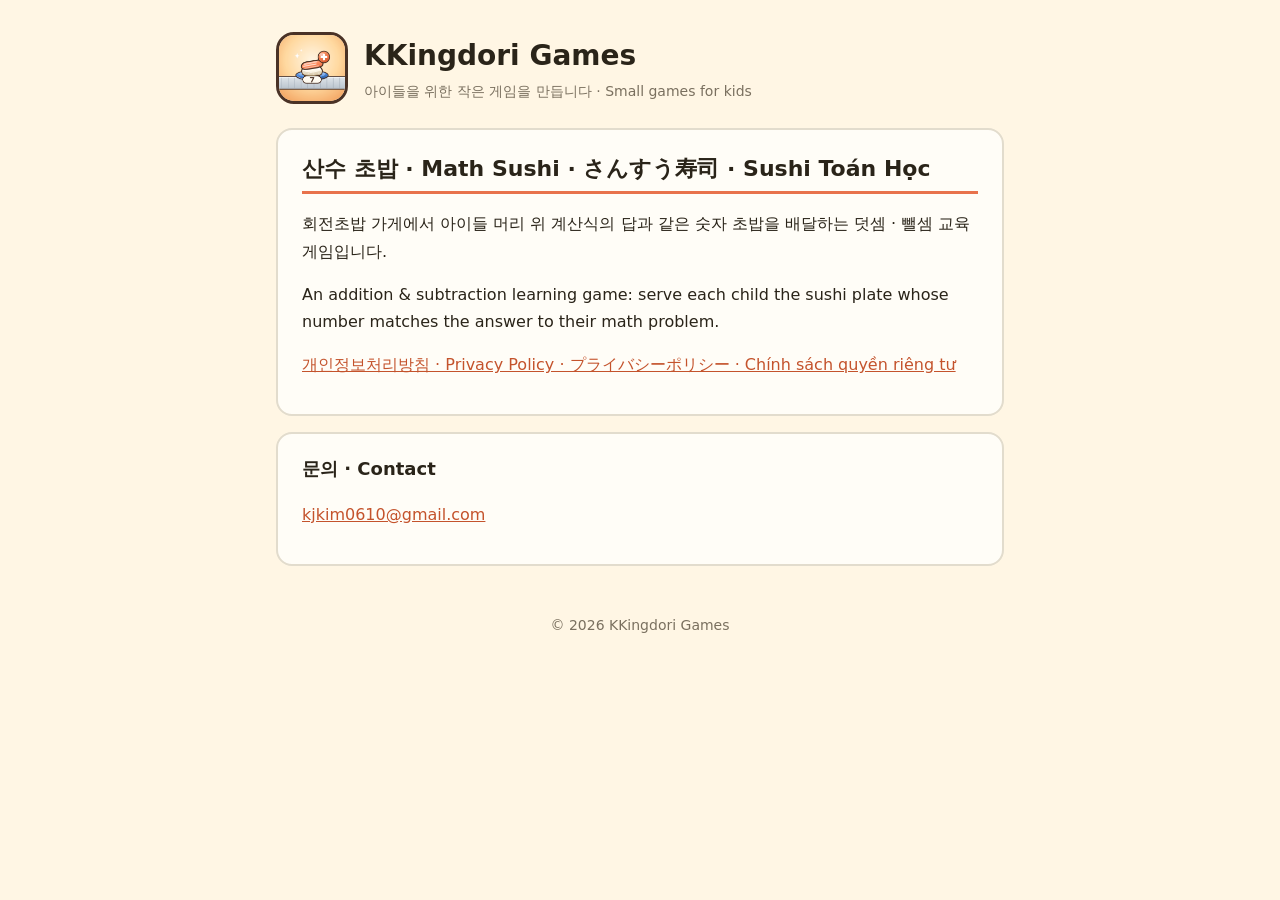
<file: index.html>
<!DOCTYPE html>
<html lang="ko">
<head>
<meta charset="utf-8">
<meta name="viewport" content="width=device-width, initial-scale=1">
<title>KKingdori Games</title>
<link rel="stylesheet" href="style.css">
</head>
<body>
<main>
  <header>
    <img src="icon-512.png" alt="산수 초밥 아이콘">
    <div>
      <h1>KKingdori Games</h1>
      <div class="meta">아이들을 위한 작은 게임을 만듭니다 · Small games for kids</div>
    </div>
  </header>

  <div class="card">
    <h2 style="margin-top:0">산수 초밥 · Math Sushi · さんすう寿司 · Sushi Toán Học</h2>
    <p>회전초밥 가게에서 아이들 머리 위 계산식의 답과 같은 숫자 초밥을 배달하는 덧셈 · 뺄셈 교육 게임입니다.</p>
    <p>An addition &amp; subtraction learning game: serve each child the sushi plate whose number matches the answer to their math problem.</p>
    <p><a href="privacy.html">개인정보처리방침 · Privacy Policy · プライバシーポリシー · Chính sách quyền riêng tư</a></p>
  </div>

  <div class="card">
    <h3 style="margin-top:0">문의 · Contact</h3>
    <p><a href="mailto:kjkim0610@gmail.com">kjkim0610@gmail.com</a></p>
  </div>

  <footer>© 2026 KKingdori Games</footer>
</main>
</body>
</html>
</file>
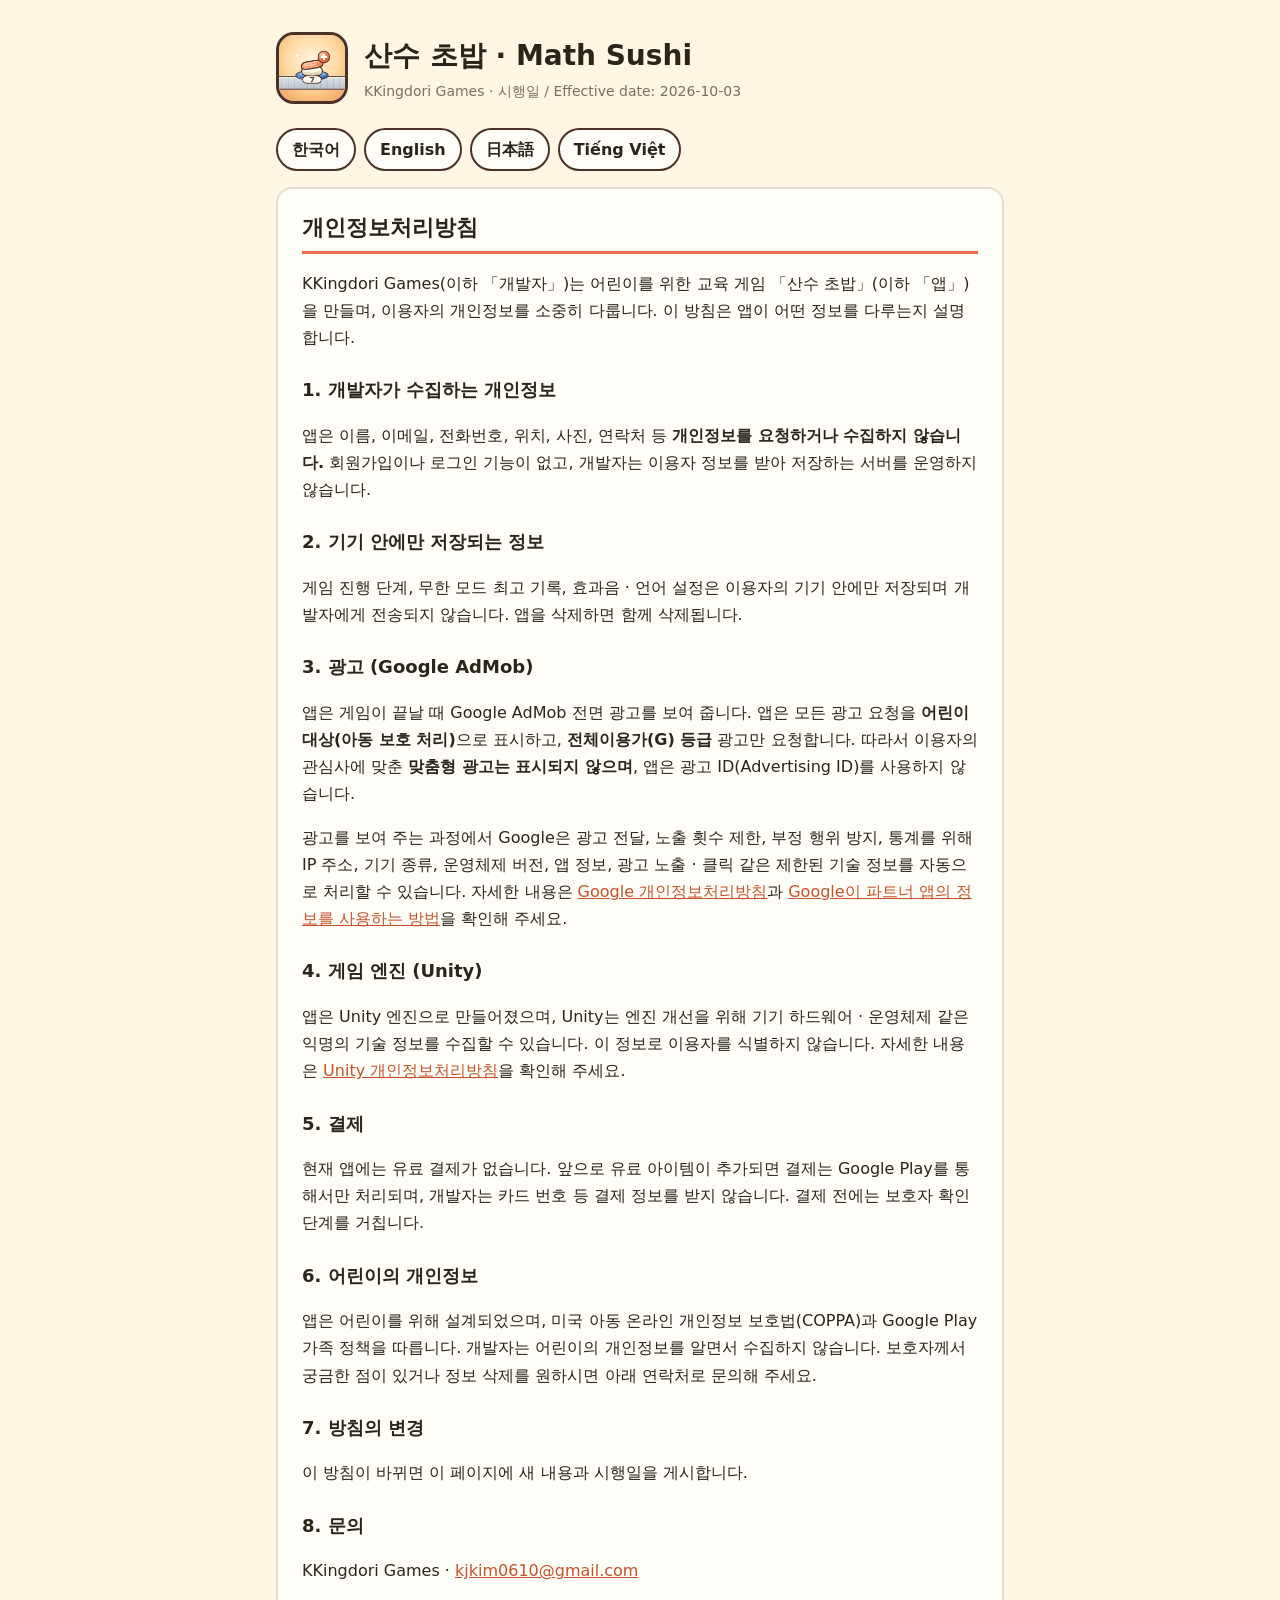
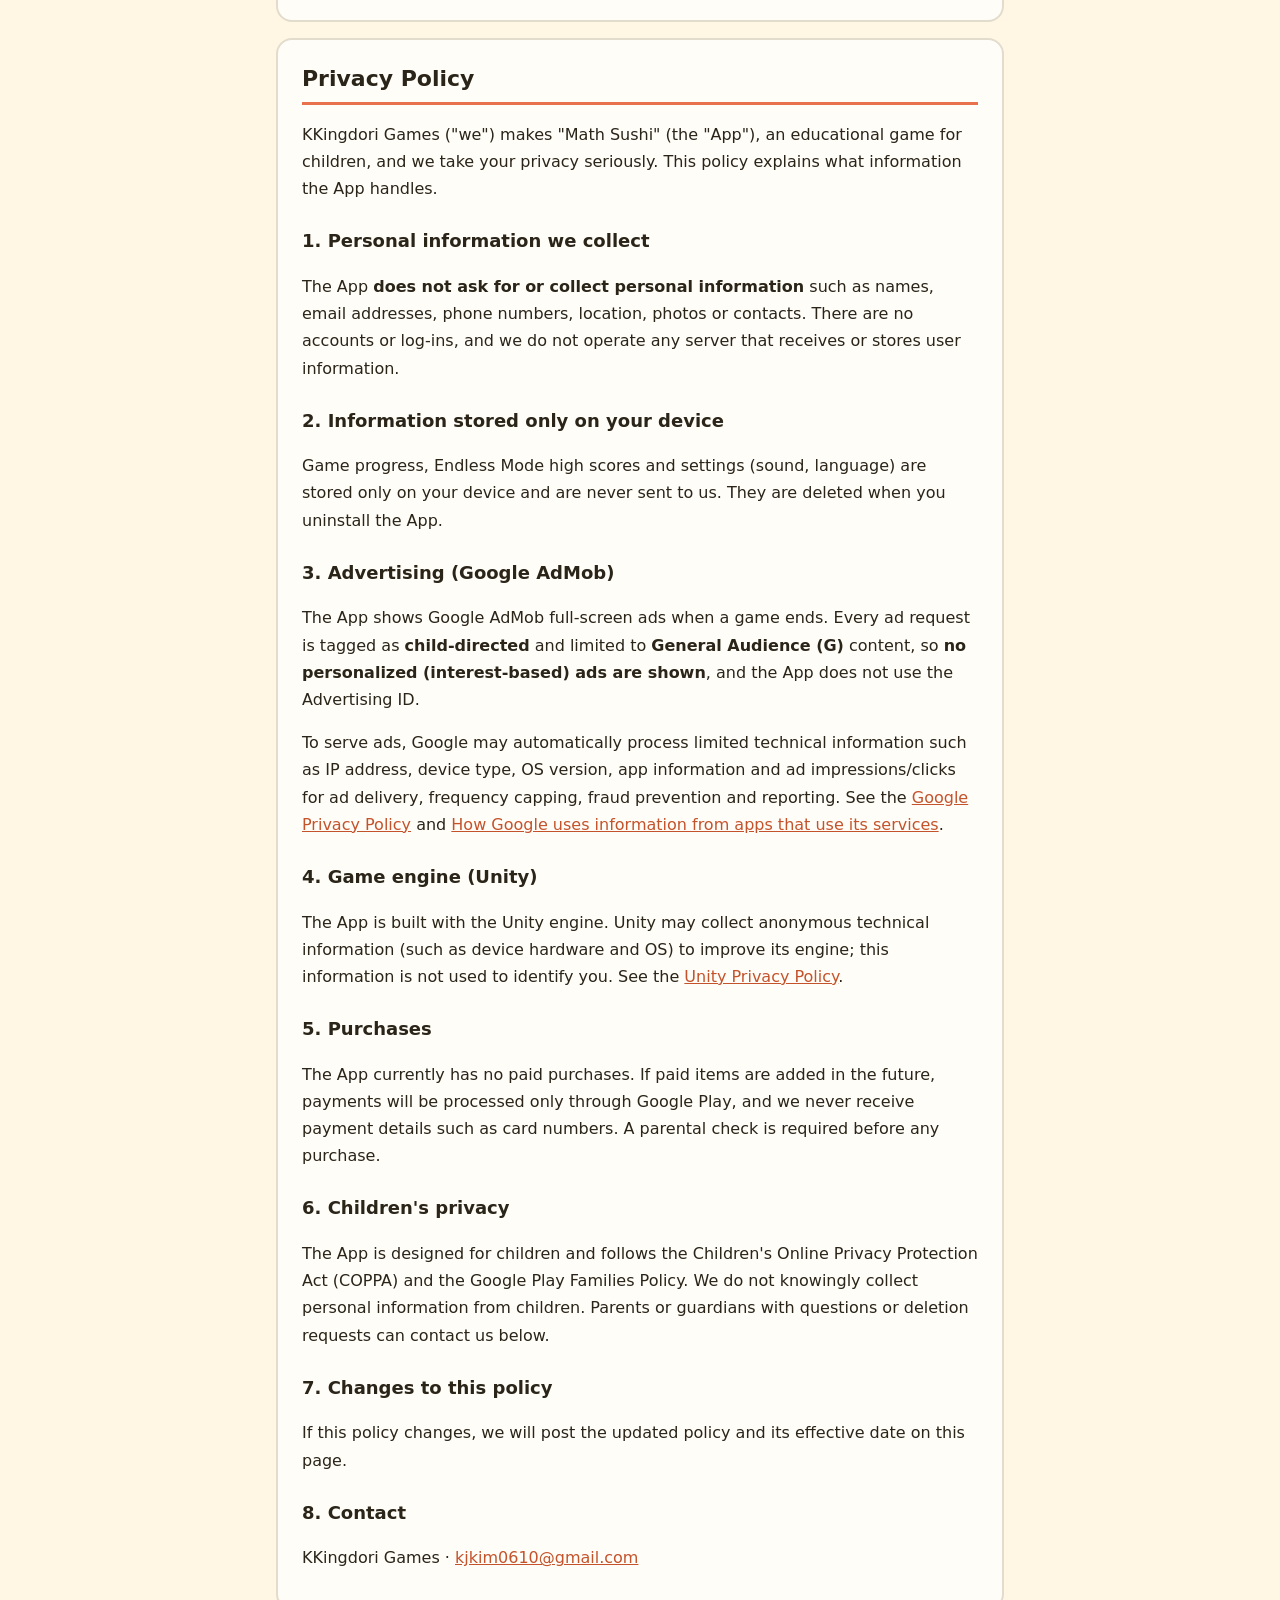
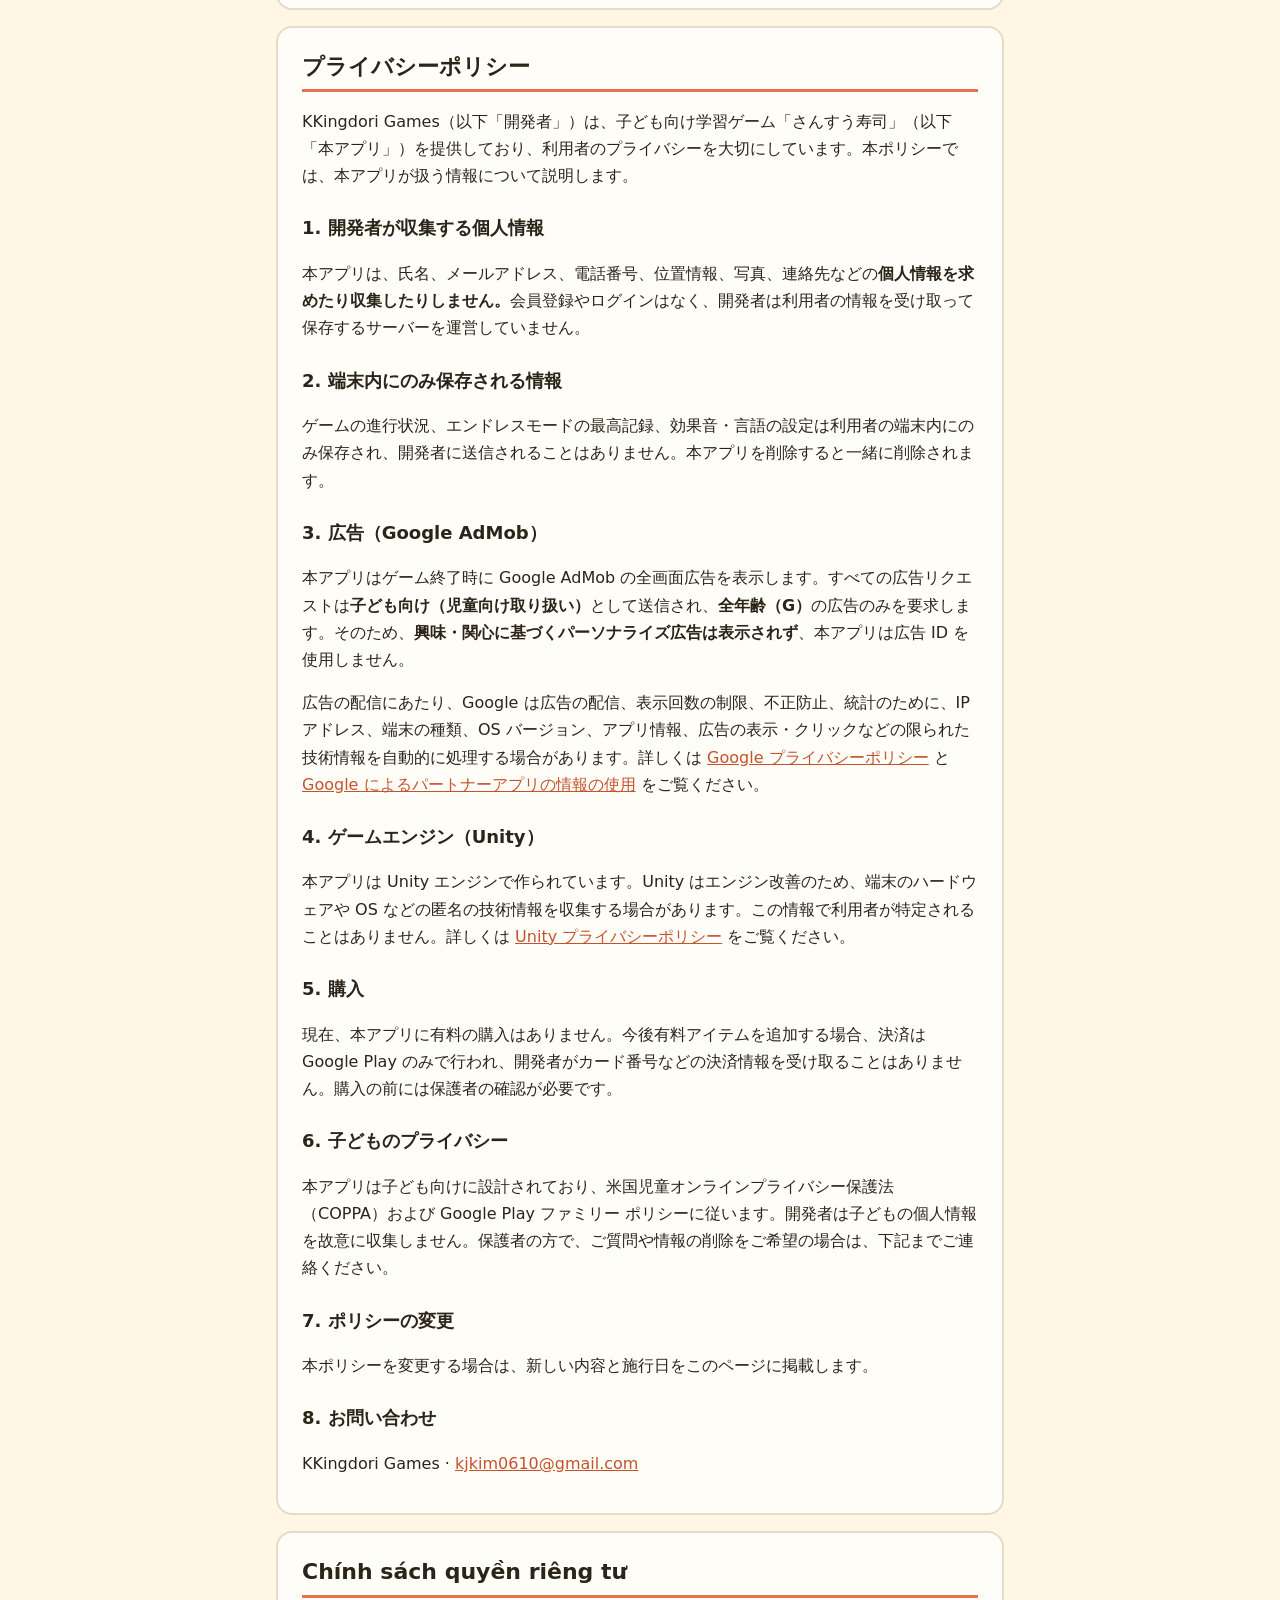
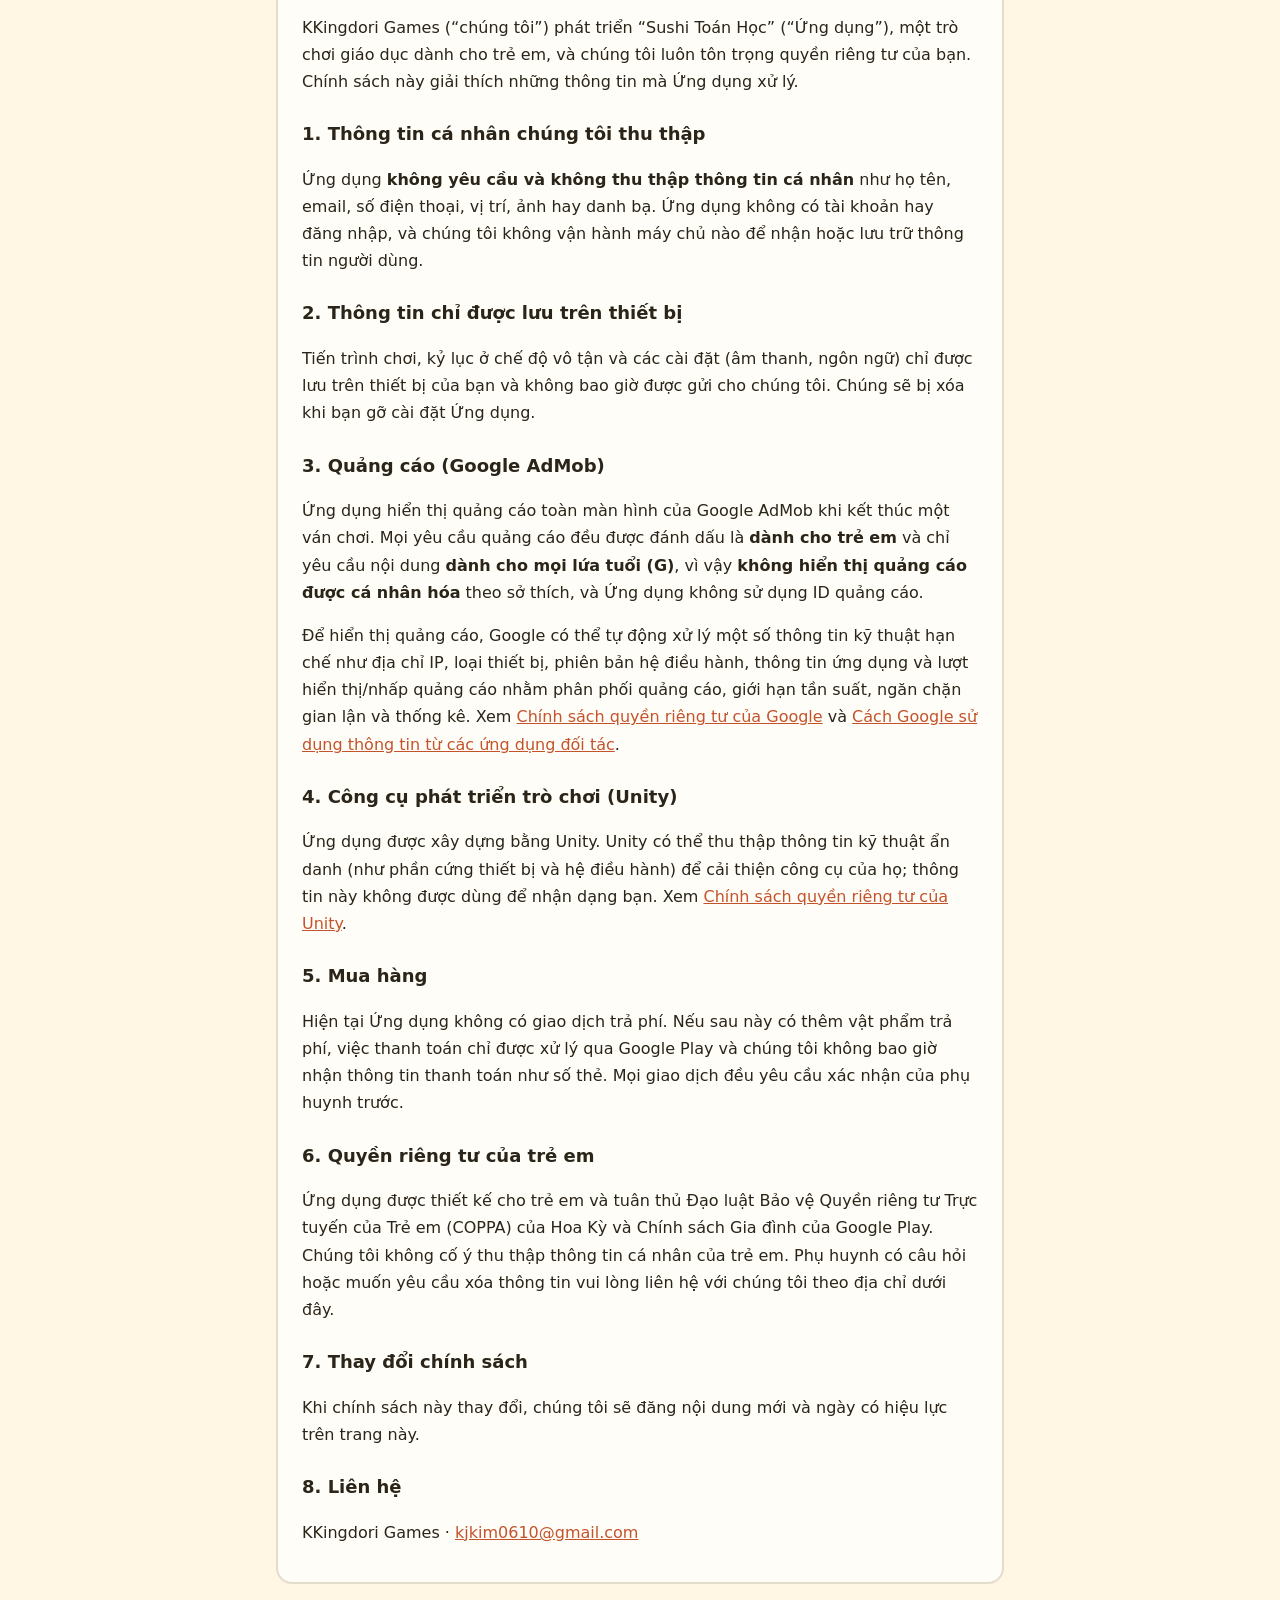
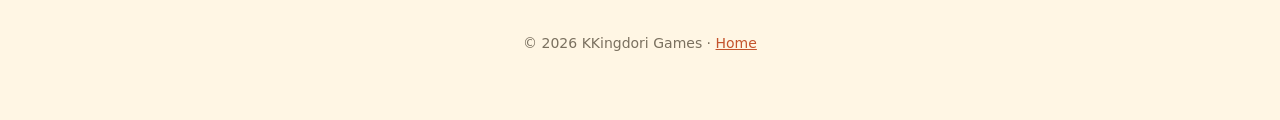
<file: privacy.html>
<!DOCTYPE html>
<html lang="ko">
<head>
<meta charset="utf-8">
<meta name="viewport" content="width=device-width, initial-scale=1">
<title>Privacy Policy · 산수 초밥 (Math Sushi)</title>
<link rel="stylesheet" href="style.css">
</head>
<body>
<main>
  <header>
    <img src="icon-512.png" alt="Math Sushi icon">
    <div>
      <h1>산수 초밥 · Math Sushi</h1>
      <div class="meta">KKingdori Games · 시행일 / Effective date: 2026-10-03</div>
    </div>
  </header>

  <nav class="langs">
    <a href="#ko">한국어</a><a href="#en">English</a><a href="#ja">日本語</a><a href="#vi">Tiếng Việt</a>
  </nav>

  <!-- ───────────────────────── 한국어 ───────────────────────── -->
  <section id="ko" class="card" lang="ko">
    <h2 style="margin-top:0">개인정보처리방침</h2>
    <p>KKingdori Games(이하 「개발자」)는 어린이를 위한 교육 게임 「산수 초밥」(이하 「앱」)을 만들며, 이용자의 개인정보를 소중히 다룹니다. 이 방침은 앱이 어떤 정보를 다루는지 설명합니다.</p>

    <h3>1. 개발자가 수집하는 개인정보</h3>
    <p>앱은 이름, 이메일, 전화번호, 위치, 사진, 연락처 등 <b>개인정보를 요청하거나 수집하지 않습니다.</b> 회원가입이나 로그인 기능이 없고, 개발자는 이용자 정보를 받아 저장하는 서버를 운영하지 않습니다.</p>

    <h3>2. 기기 안에만 저장되는 정보</h3>
    <p>게임 진행 단계, 무한 모드 최고 기록, 효과음 · 언어 설정은 이용자의 기기 안에만 저장되며 개발자에게 전송되지 않습니다. 앱을 삭제하면 함께 삭제됩니다.</p>

    <h3>3. 광고 (Google AdMob)</h3>
    <p>앱은 게임이 끝날 때 Google AdMob 전면 광고를 보여 줍니다. 앱은 모든 광고 요청을 <b>어린이 대상(아동 보호 처리)</b>으로 표시하고, <b>전체이용가(G) 등급</b> 광고만 요청합니다. 따라서 이용자의 관심사에 맞춘 <b>맞춤형 광고는 표시되지 않으며</b>, 앱은 광고 ID(Advertising ID)를 사용하지 않습니다.</p>
    <p>광고를 보여 주는 과정에서 Google은 광고 전달, 노출 횟수 제한, 부정 행위 방지, 통계를 위해 IP 주소, 기기 종류, 운영체제 버전, 앱 정보, 광고 노출 · 클릭 같은 제한된 기술 정보를 자동으로 처리할 수 있습니다. 자세한 내용은 <a href="https://policies.google.com/privacy">Google 개인정보처리방침</a>과 <a href="https://policies.google.com/technologies/partner-sites">Google이 파트너 앱의 정보를 사용하는 방법</a>을 확인해 주세요.</p>

    <h3>4. 게임 엔진 (Unity)</h3>
    <p>앱은 Unity 엔진으로 만들어졌으며, Unity는 엔진 개선을 위해 기기 하드웨어 · 운영체제 같은 익명의 기술 정보를 수집할 수 있습니다. 이 정보로 이용자를 식별하지 않습니다. 자세한 내용은 <a href="https://unity.com/legal/privacy-policy">Unity 개인정보처리방침</a>을 확인해 주세요.</p>

    <h3>5. 결제</h3>
    <p>현재 앱에는 유료 결제가 없습니다. 앞으로 유료 아이템이 추가되면 결제는 Google Play를 통해서만 처리되며, 개발자는 카드 번호 등 결제 정보를 받지 않습니다. 결제 전에는 보호자 확인 단계를 거칩니다.</p>

    <h3>6. 어린이의 개인정보</h3>
    <p>앱은 어린이를 위해 설계되었으며, 미국 아동 온라인 개인정보 보호법(COPPA)과 Google Play 가족 정책을 따릅니다. 개발자는 어린이의 개인정보를 알면서 수집하지 않습니다. 보호자께서 궁금한 점이 있거나 정보 삭제를 원하시면 아래 연락처로 문의해 주세요.</p>

    <h3>7. 방침의 변경</h3>
    <p>이 방침이 바뀌면 이 페이지에 새 내용과 시행일을 게시합니다.</p>

    <h3>8. 문의</h3>
    <p>KKingdori Games · <a href="mailto:kjkim0610@gmail.com">kjkim0610@gmail.com</a></p>
  </section>

  <!-- ───────────────────────── English ───────────────────────── -->
  <section id="en" class="card" lang="en">
    <h2 style="margin-top:0">Privacy Policy</h2>
    <p>KKingdori Games ("we") makes "Math Sushi" (the "App"), an educational game for children, and we take your privacy seriously. This policy explains what information the App handles.</p>

    <h3>1. Personal information we collect</h3>
    <p>The App <b>does not ask for or collect personal information</b> such as names, email addresses, phone numbers, location, photos or contacts. There are no accounts or log-ins, and we do not operate any server that receives or stores user information.</p>

    <h3>2. Information stored only on your device</h3>
    <p>Game progress, Endless Mode high scores and settings (sound, language) are stored only on your device and are never sent to us. They are deleted when you uninstall the App.</p>

    <h3>3. Advertising (Google AdMob)</h3>
    <p>The App shows Google AdMob full-screen ads when a game ends. Every ad request is tagged as <b>child-directed</b> and limited to <b>General Audience (G)</b> content, so <b>no personalized (interest-based) ads are shown</b>, and the App does not use the Advertising ID.</p>
    <p>To serve ads, Google may automatically process limited technical information such as IP address, device type, OS version, app information and ad impressions/clicks for ad delivery, frequency capping, fraud prevention and reporting. See the <a href="https://policies.google.com/privacy">Google Privacy Policy</a> and <a href="https://policies.google.com/technologies/partner-sites">How Google uses information from apps that use its services</a>.</p>

    <h3>4. Game engine (Unity)</h3>
    <p>The App is built with the Unity engine. Unity may collect anonymous technical information (such as device hardware and OS) to improve its engine; this information is not used to identify you. See the <a href="https://unity.com/legal/privacy-policy">Unity Privacy Policy</a>.</p>

    <h3>5. Purchases</h3>
    <p>The App currently has no paid purchases. If paid items are added in the future, payments will be processed only through Google Play, and we never receive payment details such as card numbers. A parental check is required before any purchase.</p>

    <h3>6. Children's privacy</h3>
    <p>The App is designed for children and follows the Children's Online Privacy Protection Act (COPPA) and the Google Play Families Policy. We do not knowingly collect personal information from children. Parents or guardians with questions or deletion requests can contact us below.</p>

    <h3>7. Changes to this policy</h3>
    <p>If this policy changes, we will post the updated policy and its effective date on this page.</p>

    <h3>8. Contact</h3>
    <p>KKingdori Games · <a href="mailto:kjkim0610@gmail.com">kjkim0610@gmail.com</a></p>
  </section>

  <!-- ───────────────────────── 日本語 ───────────────────────── -->
  <section id="ja" class="card" lang="ja">
    <h2 style="margin-top:0">プライバシーポリシー</h2>
    <p>KKingdori Games（以下「開発者」）は、子ども向け学習ゲーム「さんすう寿司」（以下「本アプリ」）を提供しており、利用者のプライバシーを大切にしています。本ポリシーでは、本アプリが扱う情報について説明します。</p>

    <h3>1. 開発者が収集する個人情報</h3>
    <p>本アプリは、氏名、メールアドレス、電話番号、位置情報、写真、連絡先などの<b>個人情報を求めたり収集したりしません。</b>会員登録やログインはなく、開発者は利用者の情報を受け取って保存するサーバーを運営していません。</p>

    <h3>2. 端末内にのみ保存される情報</h3>
    <p>ゲームの進行状況、エンドレスモードの最高記録、効果音・言語の設定は利用者の端末内にのみ保存され、開発者に送信されることはありません。本アプリを削除すると一緒に削除されます。</p>

    <h3>3. 広告（Google AdMob）</h3>
    <p>本アプリはゲーム終了時に Google AdMob の全画面広告を表示します。すべての広告リクエストは<b>子ども向け（児童向け取り扱い）</b>として送信され、<b>全年齢（G）</b>の広告のみを要求します。そのため、<b>興味・関心に基づくパーソナライズ広告は表示されず</b>、本アプリは広告 ID を使用しません。</p>
    <p>広告の配信にあたり、Google は広告の配信、表示回数の制限、不正防止、統計のために、IP アドレス、端末の種類、OS バージョン、アプリ情報、広告の表示・クリックなどの限られた技術情報を自動的に処理する場合があります。詳しくは <a href="https://policies.google.com/privacy">Google プライバシーポリシー</a> と <a href="https://policies.google.com/technologies/partner-sites">Google によるパートナーアプリの情報の使用</a> をご覧ください。</p>

    <h3>4. ゲームエンジン（Unity）</h3>
    <p>本アプリは Unity エンジンで作られています。Unity はエンジン改善のため、端末のハードウェアや OS などの匿名の技術情報を収集する場合があります。この情報で利用者が特定されることはありません。詳しくは <a href="https://unity.com/legal/privacy-policy">Unity プライバシーポリシー</a> をご覧ください。</p>

    <h3>5. 購入</h3>
    <p>現在、本アプリに有料の購入はありません。今後有料アイテムを追加する場合、決済は Google Play のみで行われ、開発者がカード番号などの決済情報を受け取ることはありません。購入の前には保護者の確認が必要です。</p>

    <h3>6. 子どものプライバシー</h3>
    <p>本アプリは子ども向けに設計されており、米国児童オンラインプライバシー保護法（COPPA）および Google Play ファミリー ポリシーに従います。開発者は子どもの個人情報を故意に収集しません。保護者の方で、ご質問や情報の削除をご希望の場合は、下記までご連絡ください。</p>

    <h3>7. ポリシーの変更</h3>
    <p>本ポリシーを変更する場合は、新しい内容と施行日をこのページに掲載します。</p>

    <h3>8. お問い合わせ</h3>
    <p>KKingdori Games · <a href="mailto:kjkim0610@gmail.com">kjkim0610@gmail.com</a></p>
  </section>

  <!-- ───────────────────────── Tiếng Việt ───────────────────────── -->
  <section id="vi" class="card" lang="vi">
    <h2 style="margin-top:0">Chính sách quyền riêng tư</h2>
    <p>KKingdori Games (“chúng tôi”) phát triển “Sushi Toán Học” (“Ứng dụng”), một trò chơi giáo dục dành cho trẻ em, và chúng tôi luôn tôn trọng quyền riêng tư của bạn. Chính sách này giải thích những thông tin mà Ứng dụng xử lý.</p>

    <h3>1. Thông tin cá nhân chúng tôi thu thập</h3>
    <p>Ứng dụng <b>không yêu cầu và không thu thập thông tin cá nhân</b> như họ tên, email, số điện thoại, vị trí, ảnh hay danh bạ. Ứng dụng không có tài khoản hay đăng nhập, và chúng tôi không vận hành máy chủ nào để nhận hoặc lưu trữ thông tin người dùng.</p>

    <h3>2. Thông tin chỉ được lưu trên thiết bị</h3>
    <p>Tiến trình chơi, kỷ lục ở chế độ vô tận và các cài đặt (âm thanh, ngôn ngữ) chỉ được lưu trên thiết bị của bạn và không bao giờ được gửi cho chúng tôi. Chúng sẽ bị xóa khi bạn gỡ cài đặt Ứng dụng.</p>

    <h3>3. Quảng cáo (Google AdMob)</h3>
    <p>Ứng dụng hiển thị quảng cáo toàn màn hình của Google AdMob khi kết thúc một ván chơi. Mọi yêu cầu quảng cáo đều được đánh dấu là <b>dành cho trẻ em</b> và chỉ yêu cầu nội dung <b>dành cho mọi lứa tuổi (G)</b>, vì vậy <b>không hiển thị quảng cáo được cá nhân hóa</b> theo sở thích, và Ứng dụng không sử dụng ID quảng cáo.</p>
    <p>Để hiển thị quảng cáo, Google có thể tự động xử lý một số thông tin kỹ thuật hạn chế như địa chỉ IP, loại thiết bị, phiên bản hệ điều hành, thông tin ứng dụng và lượt hiển thị/nhấp quảng cáo nhằm phân phối quảng cáo, giới hạn tần suất, ngăn chặn gian lận và thống kê. Xem <a href="https://policies.google.com/privacy">Chính sách quyền riêng tư của Google</a> và <a href="https://policies.google.com/technologies/partner-sites">Cách Google sử dụng thông tin từ các ứng dụng đối tác</a>.</p>

    <h3>4. Công cụ phát triển trò chơi (Unity)</h3>
    <p>Ứng dụng được xây dựng bằng Unity. Unity có thể thu thập thông tin kỹ thuật ẩn danh (như phần cứng thiết bị và hệ điều hành) để cải thiện công cụ của họ; thông tin này không được dùng để nhận dạng bạn. Xem <a href="https://unity.com/legal/privacy-policy">Chính sách quyền riêng tư của Unity</a>.</p>

    <h3>5. Mua hàng</h3>
    <p>Hiện tại Ứng dụng không có giao dịch trả phí. Nếu sau này có thêm vật phẩm trả phí, việc thanh toán chỉ được xử lý qua Google Play và chúng tôi không bao giờ nhận thông tin thanh toán như số thẻ. Mọi giao dịch đều yêu cầu xác nhận của phụ huynh trước.</p>

    <h3>6. Quyền riêng tư của trẻ em</h3>
    <p>Ứng dụng được thiết kế cho trẻ em và tuân thủ Đạo luật Bảo vệ Quyền riêng tư Trực tuyến của Trẻ em (COPPA) của Hoa Kỳ và Chính sách Gia đình của Google Play. Chúng tôi không cố ý thu thập thông tin cá nhân của trẻ em. Phụ huynh có câu hỏi hoặc muốn yêu cầu xóa thông tin vui lòng liên hệ với chúng tôi theo địa chỉ dưới đây.</p>

    <h3>7. Thay đổi chính sách</h3>
    <p>Khi chính sách này thay đổi, chúng tôi sẽ đăng nội dung mới và ngày có hiệu lực trên trang này.</p>

    <h3>8. Liên hệ</h3>
    <p>KKingdori Games · <a href="mailto:kjkim0610@gmail.com">kjkim0610@gmail.com</a></p>
  </section>

  <footer>© 2026 KKingdori Games · <a href="index.html">Home</a></footer>
</main>
</body>
</html>
</file>
<file: style.css>
:root { --bg: #fff6e4; --panel: #fffdf7; --ink: #2a2419; --dim: #7a705f; --line: #e2dccd; --accent: #e8724c; --brown: #4a3226; }
* { box-sizing: border-box; }
body { margin: 0; background: var(--bg); color: var(--ink); font: 16px/1.7 "Apple SD Gothic Neo", "Malgun Gothic", "Hiragino Sans", "Noto Sans", system-ui, sans-serif; }
main { max-width: 760px; margin: 0 auto; padding: 32px 16px 64px; }
header { display: flex; align-items: center; gap: 16px; margin-bottom: 24px; }
header img { width: 72px; height: 72px; border-radius: 18px; border: 3px solid var(--brown); }
h1 { margin: 0; font-size: 28px; }
h2 { margin: 36px 0 8px; font-size: 22px; border-bottom: 3px solid var(--accent); padding-bottom: 4px; }
h3 { margin: 24px 0 4px; font-size: 18px; }
.card { background: var(--panel); border: 2px solid var(--line); border-radius: 16px; padding: 20px 24px; margin: 16px 0; }
.langs { display: flex; flex-wrap: wrap; gap: 8px; margin: 8px 0 16px; }
.langs a { padding: 6px 14px; border: 2px solid var(--brown); border-radius: 999px; background: var(--panel); color: var(--ink); text-decoration: none; font-weight: 600; }
.langs a:hover { background: var(--accent); color: #fff; }
.meta { color: var(--dim); font-size: 14px; }
a { color: #c4532c; }
footer { margin-top: 48px; color: var(--dim); font-size: 14px; text-align: center; }
</file>
